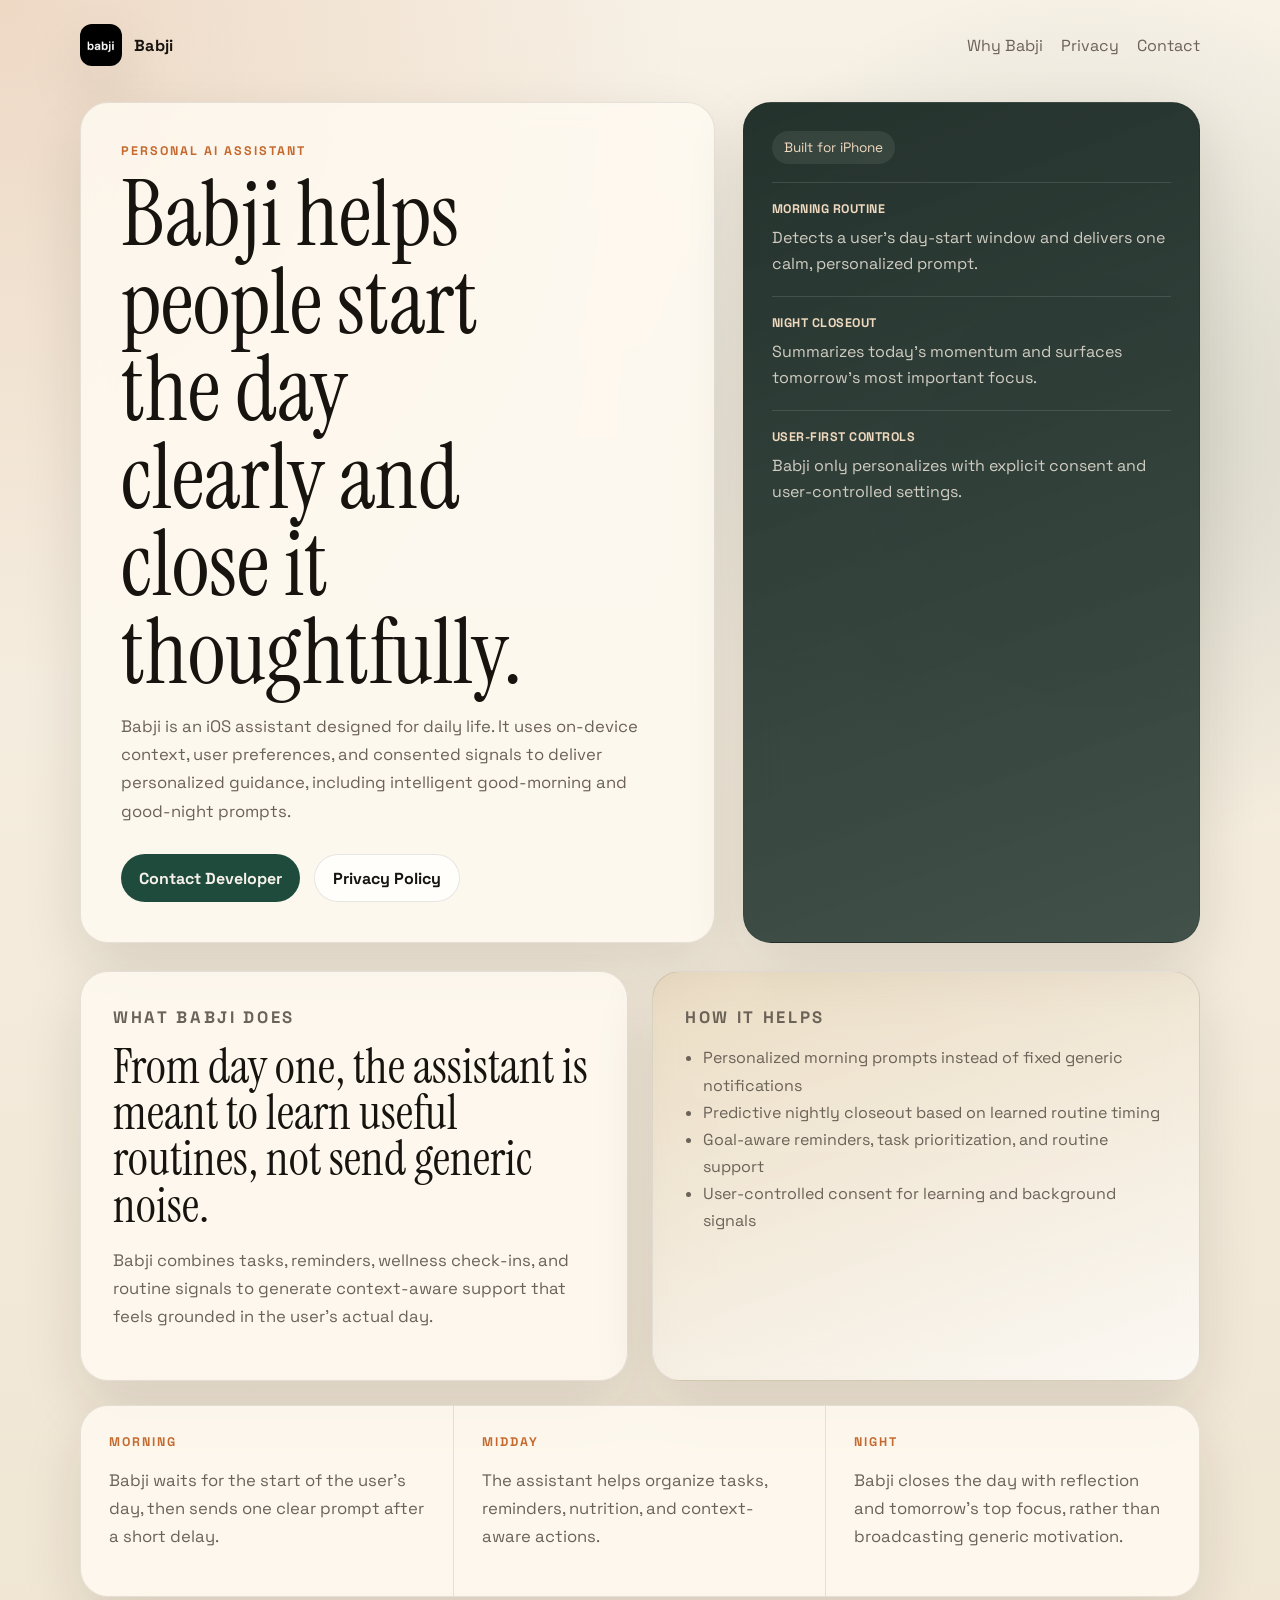
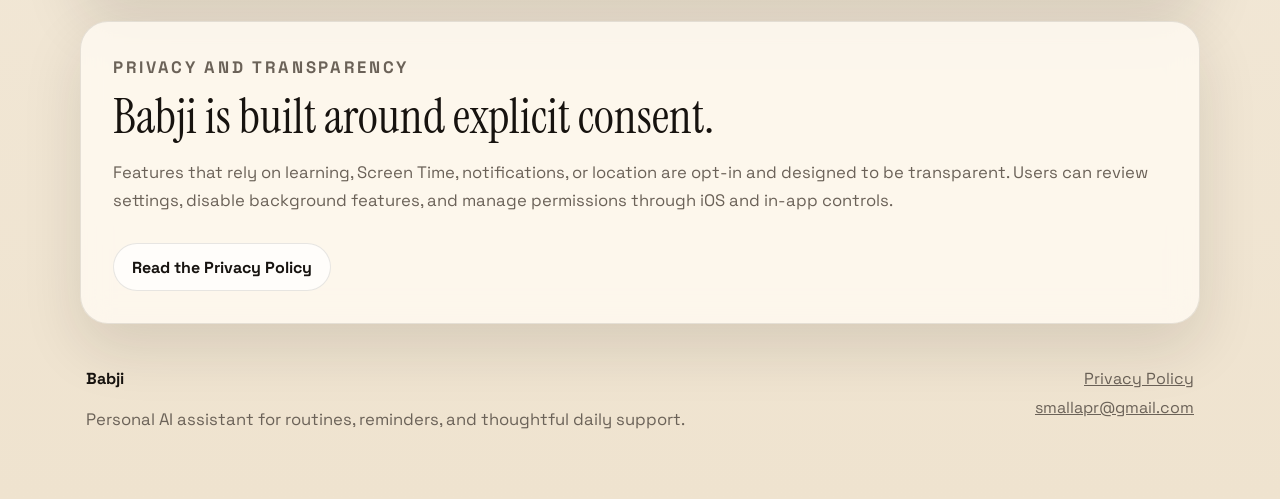
<file: index.html>
<!DOCTYPE html>
<html lang="en">
<head>
  <meta charset="UTF-8">
  <meta name="viewport" content="width=device-width, initial-scale=1.0">
  <title>Babji | Personal AI Assistant</title>
  <meta name="description" content="Babji is a personal AI assistant that helps users organize daily life, build routines, and receive timely, personalized guidance.">
  <meta name="theme-color" content="#efe3cf">
  <meta property="og:title" content="Babji | Personal AI Assistant">
  <meta property="og:description" content="A personal AI assistant for daily routines, thoughtful reminders, and context-aware support.">
  <meta property="og:type" content="website">
  <meta property="og:image" content="assets/babji_logo_512.png">
  <link rel="preconnect" href="https://fonts.googleapis.com">
  <link rel="preconnect" href="https://fonts.gstatic.com" crossorigin>
  <link href="https://fonts.googleapis.com/css2?family=Instrument+Serif:ital@0;1&family=Space+Grotesk:wght@400;500;700&display=swap" rel="stylesheet">
  <link rel="stylesheet" href="site.css">
</head>
<body>
  <div class="page-shell">
    <header class="topbar">
      <a class="brand" href="index.html">
        <img src="assets/babji_logo_256.png" alt="Babji logo">
        <span>Babji</span>
      </a>
      <nav class="nav">
        <a href="#why">Why Babji</a>
        <a href="#privacy">Privacy</a>
        <a href="#contact">Contact</a>
      </nav>
    </header>

    <main>
      <section class="hero">
        <div class="hero-copy">
          <p class="eyebrow">Personal AI Assistant</p>
          <h1>Babji helps people start the day clearly and close it thoughtfully.</h1>
          <p class="lede">
            Babji is an iOS assistant designed for daily life. It uses on-device context, user preferences,
            and consented signals to deliver personalized guidance, including intelligent good-morning and good-night prompts.
          </p>
          <div class="hero-actions">
            <a class="button button-primary" href="mailto:smallapr@gmail.com">Contact Developer</a>
            <a class="button button-secondary" href="privacy.html">Privacy Policy</a>
          </div>
        </div>
        <div class="hero-card">
          <div class="status-pill">Built for iPhone</div>
          <div class="signal-card">
            <p class="signal-label">Morning routine</p>
            <p class="signal-text">Detects a user’s day-start window and delivers one calm, personalized prompt.</p>
          </div>
          <div class="signal-card">
            <p class="signal-label">Night closeout</p>
            <p class="signal-text">Summarizes today’s momentum and surfaces tomorrow’s most important focus.</p>
          </div>
          <div class="signal-card">
            <p class="signal-label">User-first controls</p>
            <p class="signal-text">Babji only personalizes with explicit consent and user-controlled settings.</p>
          </div>
        </div>
      </section>

      <section class="grid-section" id="why">
        <article class="panel">
          <p class="panel-kicker">What Babji does</p>
          <h2>From day one, the assistant is meant to learn useful routines, not send generic noise.</h2>
          <p>
            Babji combines tasks, reminders, wellness check-ins, and routine signals to generate context-aware
            support that feels grounded in the user’s actual day.
          </p>
        </article>
        <article class="panel panel-contrast">
          <p class="panel-kicker">How it helps</p>
          <ul class="feature-list">
            <li>Personalized morning prompts instead of fixed generic notifications</li>
            <li>Predictive nightly closeout based on learned routine timing</li>
            <li>Goal-aware reminders, task prioritization, and routine support</li>
            <li>User-controlled consent for learning and background signals</li>
          </ul>
        </article>
      </section>

      <section class="story-strip">
        <div class="story">
          <p class="story-label">Morning</p>
          <p class="story-text">Babji waits for the start of the user’s day, then sends one clear prompt after a short delay.</p>
        </div>
        <div class="story">
          <p class="story-label">Midday</p>
          <p class="story-text">The assistant helps organize tasks, reminders, nutrition, and context-aware actions.</p>
        </div>
        <div class="story">
          <p class="story-label">Night</p>
          <p class="story-text">Babji closes the day with reflection and tomorrow’s top focus, rather than broadcasting generic motivation.</p>
        </div>
      </section>

      <section class="panel legal-panel" id="privacy">
        <p class="panel-kicker">Privacy and transparency</p>
        <h2>Babji is built around explicit consent.</h2>
        <p>
          Features that rely on learning, Screen Time, notifications, or location are opt-in and designed to be transparent.
          Users can review settings, disable background features, and manage permissions through iOS and in-app controls.
        </p>
        <div class="hero-actions">
          <a class="button button-secondary" href="privacy.html">Read the Privacy Policy</a>
        </div>
      </section>
    </main>

    <footer class="footer" id="contact">
      <div>
        <p class="footer-title">Babji</p>
        <p class="footer-copy">Personal AI assistant for routines, reminders, and thoughtful daily support.</p>
      </div>
      <div class="footer-links">
        <a href="privacy.html">Privacy Policy</a>
        <a href="mailto:smallapr@gmail.com">smallapr@gmail.com</a>
      </div>
    </footer>
  </div>
</body>
</html>
</file>
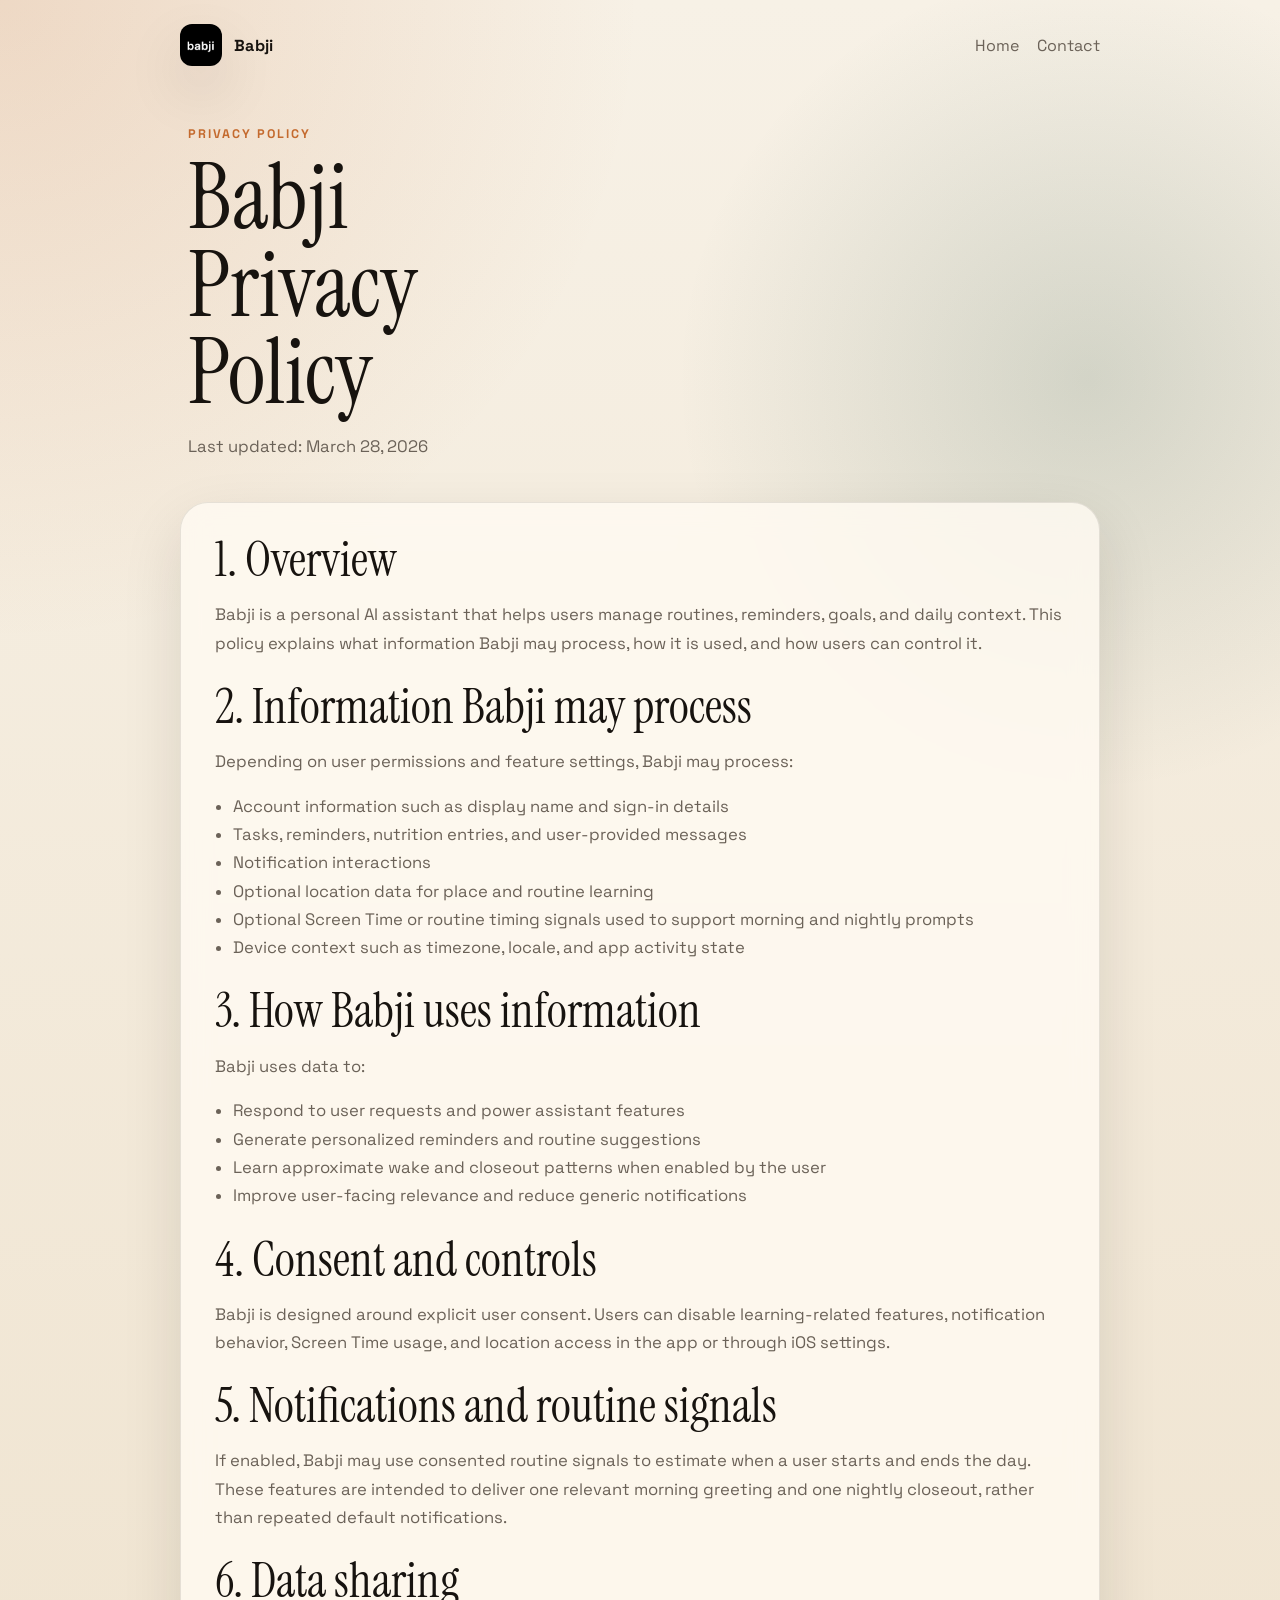
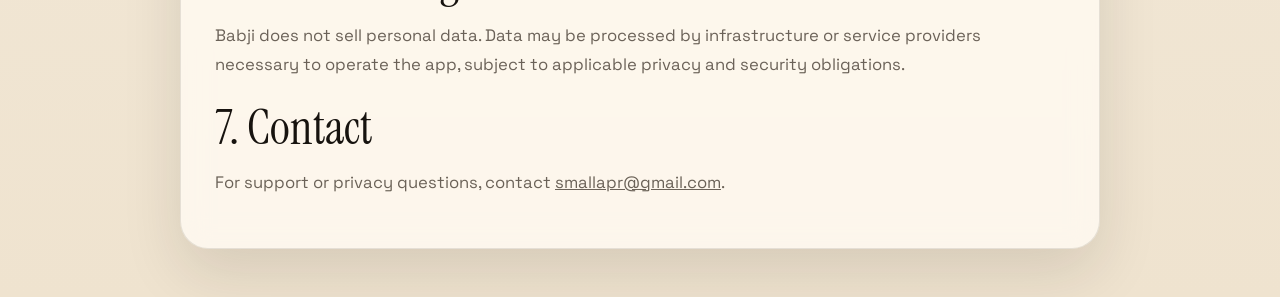
<file: privacy.html>
<!DOCTYPE html>
<html lang="en">
<head>
  <meta charset="UTF-8">
  <meta name="viewport" content="width=device-width, initial-scale=1.0">
  <title>Babji Privacy Policy</title>
  <meta name="description" content="Privacy policy for the Babji personal AI assistant.">
  <meta name="theme-color" content="#efe3cf">
  <link rel="preconnect" href="https://fonts.googleapis.com">
  <link rel="preconnect" href="https://fonts.gstatic.com" crossorigin>
  <link href="https://fonts.googleapis.com/css2?family=Instrument+Serif:ital@0;1&family=Space+Grotesk:wght@400;500;700&display=swap" rel="stylesheet">
  <link rel="stylesheet" href="site.css">
</head>
<body>
  <div class="page-shell legal-shell">
    <header class="topbar">
      <a class="brand" href="index.html">
        <img src="assets/babji_logo_256.png" alt="Babji logo">
        <span>Babji</span>
      </a>
      <nav class="nav">
        <a href="index.html">Home</a>
        <a href="mailto:smallapr@gmail.com">Contact</a>
      </nav>
    </header>

    <main class="legal-main">
      <section class="legal-hero">
        <p class="eyebrow">Privacy Policy</p>
        <h1>Babji Privacy Policy</h1>
        <p class="lede">Last updated: March 28, 2026</p>
      </section>

      <section class="legal-card">
        <h2>1. Overview</h2>
        <p>
          Babji is a personal AI assistant that helps users manage routines, reminders, goals, and daily context.
          This policy explains what information Babji may process, how it is used, and how users can control it.
        </p>

        <h2>2. Information Babji may process</h2>
        <p>Depending on user permissions and feature settings, Babji may process:</p>
        <ul class="feature-list">
          <li>Account information such as display name and sign-in details</li>
          <li>Tasks, reminders, nutrition entries, and user-provided messages</li>
          <li>Notification interactions</li>
          <li>Optional location data for place and routine learning</li>
          <li>Optional Screen Time or routine timing signals used to support morning and nightly prompts</li>
          <li>Device context such as timezone, locale, and app activity state</li>
        </ul>

        <h2>3. How Babji uses information</h2>
        <p>Babji uses data to:</p>
        <ul class="feature-list">
          <li>Respond to user requests and power assistant features</li>
          <li>Generate personalized reminders and routine suggestions</li>
          <li>Learn approximate wake and closeout patterns when enabled by the user</li>
          <li>Improve user-facing relevance and reduce generic notifications</li>
        </ul>

        <h2>4. Consent and controls</h2>
        <p>
          Babji is designed around explicit user consent. Users can disable learning-related features, notification
          behavior, Screen Time usage, and location access in the app or through iOS settings.
        </p>

        <h2>5. Notifications and routine signals</h2>
        <p>
          If enabled, Babji may use consented routine signals to estimate when a user starts and ends the day.
          These features are intended to deliver one relevant morning greeting and one nightly closeout,
          rather than repeated default notifications.
        </p>

        <h2>6. Data sharing</h2>
        <p>
          Babji does not sell personal data. Data may be processed by infrastructure or service providers necessary
          to operate the app, subject to applicable privacy and security obligations.
        </p>

        <h2>7. Contact</h2>
        <p>
          For support or privacy questions, contact
          <a href="mailto:smallapr@gmail.com">smallapr@gmail.com</a>.
        </p>
      </section>
    </main>
  </div>
</body>
</html>
</file>
<file: site.css>
:root {
  --paper: #f4ecdf;
  --ink: #17130f;
  --muted: #6b6258;
  --sand: #d9c8ad;
  --amber: #c46a2e;
  --forest: #1f4b3d;
  --panel: rgba(255, 250, 242, 0.82);
  --panel-strong: #1b2a25;
  --line: rgba(23, 19, 15, 0.1);
  --shadow: 0 24px 60px rgba(30, 22, 15, 0.12);
}

* {
  box-sizing: border-box;
}

html {
  scroll-behavior: smooth;
}

body {
  margin: 0;
  color: var(--ink);
  font-family: "Space Grotesk", sans-serif;
  background:
    radial-gradient(circle at top left, rgba(196, 106, 46, 0.18), transparent 28%),
    radial-gradient(circle at 85% 20%, rgba(31, 75, 61, 0.16), transparent 22%),
    linear-gradient(180deg, #f7f1e6 0%, #efe3cf 100%);
}

a {
  color: inherit;
}

.page-shell {
  width: min(1120px, calc(100% - 32px));
  margin: 0 auto;
  padding: 24px 0 48px;
}

.topbar {
  display: flex;
  align-items: center;
  justify-content: space-between;
  gap: 16px;
  margin-bottom: 36px;
}

.brand {
  display: inline-flex;
  align-items: center;
  gap: 12px;
  text-decoration: none;
  font-weight: 700;
  letter-spacing: 0.02em;
}

.brand img {
  width: 42px;
  height: 42px;
  border-radius: 12px;
  box-shadow: var(--shadow);
}

.nav {
  display: inline-flex;
  gap: 18px;
  flex-wrap: wrap;
}

.nav a {
  text-decoration: none;
  color: var(--muted);
}

.hero {
  display: grid;
  grid-template-columns: 1.25fr 0.9fr;
  gap: 28px;
  align-items: stretch;
  margin-bottom: 28px;
}

.hero-copy,
.hero-card,
.panel,
.story-strip,
.legal-card {
  border: 1px solid var(--line);
  border-radius: 28px;
  background: var(--panel);
  box-shadow: var(--shadow);
  backdrop-filter: blur(14px);
}

.hero-copy {
  padding: 40px;
}

.eyebrow,
.panel-kicker,
.story-label {
  margin: 0 0 12px;
  text-transform: uppercase;
  letter-spacing: 0.16em;
  font-size: 0.78rem;
  color: var(--amber);
  font-weight: 700;
}

h1,
h2 {
  margin: 0;
  font-family: "Instrument Serif", serif;
  font-weight: 400;
  line-height: 0.96;
}

h1 {
  font-size: clamp(3.2rem, 8vw, 5.7rem);
  max-width: 9.5ch;
}

h2 {
  font-size: clamp(2rem, 4vw, 3rem);
  margin-bottom: 18px;
}

.lede,
.panel p,
.story-text,
.footer-copy,
.legal-card p,
.legal-card li {
  font-size: 1.04rem;
  line-height: 1.7;
  color: var(--muted);
}

.hero-actions {
  display: flex;
  flex-wrap: wrap;
  gap: 14px;
  margin-top: 28px;
}

.button {
  display: inline-flex;
  align-items: center;
  justify-content: center;
  min-height: 48px;
  padding: 0 18px;
  border-radius: 999px;
  text-decoration: none;
  font-weight: 700;
  transition: transform 160ms ease, background-color 160ms ease;
}

.button:hover {
  transform: translateY(-1px);
}

.button-primary {
  background: var(--forest);
  color: #f6f1ea;
}

.button-secondary {
  background: rgba(255, 255, 255, 0.75);
  border: 1px solid var(--line);
}

.hero-card {
  padding: 28px;
  background:
    linear-gradient(160deg, rgba(27, 42, 37, 0.96), rgba(46, 64, 57, 0.9)),
    linear-gradient(180deg, rgba(255, 255, 255, 0.08), rgba(255, 255, 255, 0));
  color: #f5ede2;
}

.status-pill {
  display: inline-flex;
  padding: 8px 12px;
  border-radius: 999px;
  background: rgba(255, 255, 255, 0.08);
  color: #efd9bf;
  font-size: 0.85rem;
  margin-bottom: 18px;
}

.signal-card {
  padding: 18px 0;
  border-top: 1px solid rgba(255, 255, 255, 0.12);
}

.signal-label {
  margin: 0 0 8px;
  color: #efd9bf;
  font-weight: 700;
  letter-spacing: 0.04em;
  text-transform: uppercase;
  font-size: 0.78rem;
}

.signal-text {
  margin: 0;
  line-height: 1.65;
  color: rgba(245, 237, 226, 0.82);
}

.grid-section {
  display: grid;
  grid-template-columns: 1fr 1fr;
  gap: 24px;
  margin-bottom: 24px;
}

.panel {
  padding: 32px;
}

.panel-contrast {
  background: linear-gradient(160deg, rgba(195, 154, 78, 0.16), rgba(255, 255, 255, 0.72));
}

.feature-list {
  margin: 0;
  padding-left: 18px;
  color: var(--muted);
  line-height: 1.7;
}

.story-strip {
  display: grid;
  grid-template-columns: repeat(3, 1fr);
  gap: 0;
  overflow: hidden;
  margin-bottom: 24px;
}

.story {
  padding: 28px;
  border-right: 1px solid var(--line);
}

.story:last-child {
  border-right: 0;
}

.legal-panel {
  margin-bottom: 28px;
}

.footer {
  display: flex;
  justify-content: space-between;
  gap: 18px;
  padding: 16px 6px 0;
  color: var(--muted);
}

.footer-title {
  margin: 0 0 6px;
  color: var(--ink);
  font-weight: 700;
}

.footer-links {
  display: flex;
  flex-direction: column;
  gap: 8px;
  align-items: flex-end;
}

.legal-shell {
  width: min(920px, calc(100% - 32px));
}

.legal-main {
  display: grid;
  gap: 24px;
}

.legal-hero {
  padding: 24px 8px 0;
}

.legal-card {
  padding: 34px;
}

.legal-card h2 {
  margin-top: 26px;
}

.legal-card h2:first-of-type {
  margin-top: 0;
}

@media (max-width: 900px) {
  .hero,
  .grid-section,
  .story-strip,
  .footer {
    grid-template-columns: 1fr;
    display: grid;
  }

  .topbar {
    flex-direction: column;
    align-items: flex-start;
  }

  .footer-links {
    align-items: flex-start;
  }

  .story {
    border-right: 0;
    border-bottom: 1px solid var(--line);
  }

  .story:last-child {
    border-bottom: 0;
  }

  .hero-copy,
  .hero-card,
  .panel,
  .legal-card {
    padding: 24px;
  }
}
</file>
